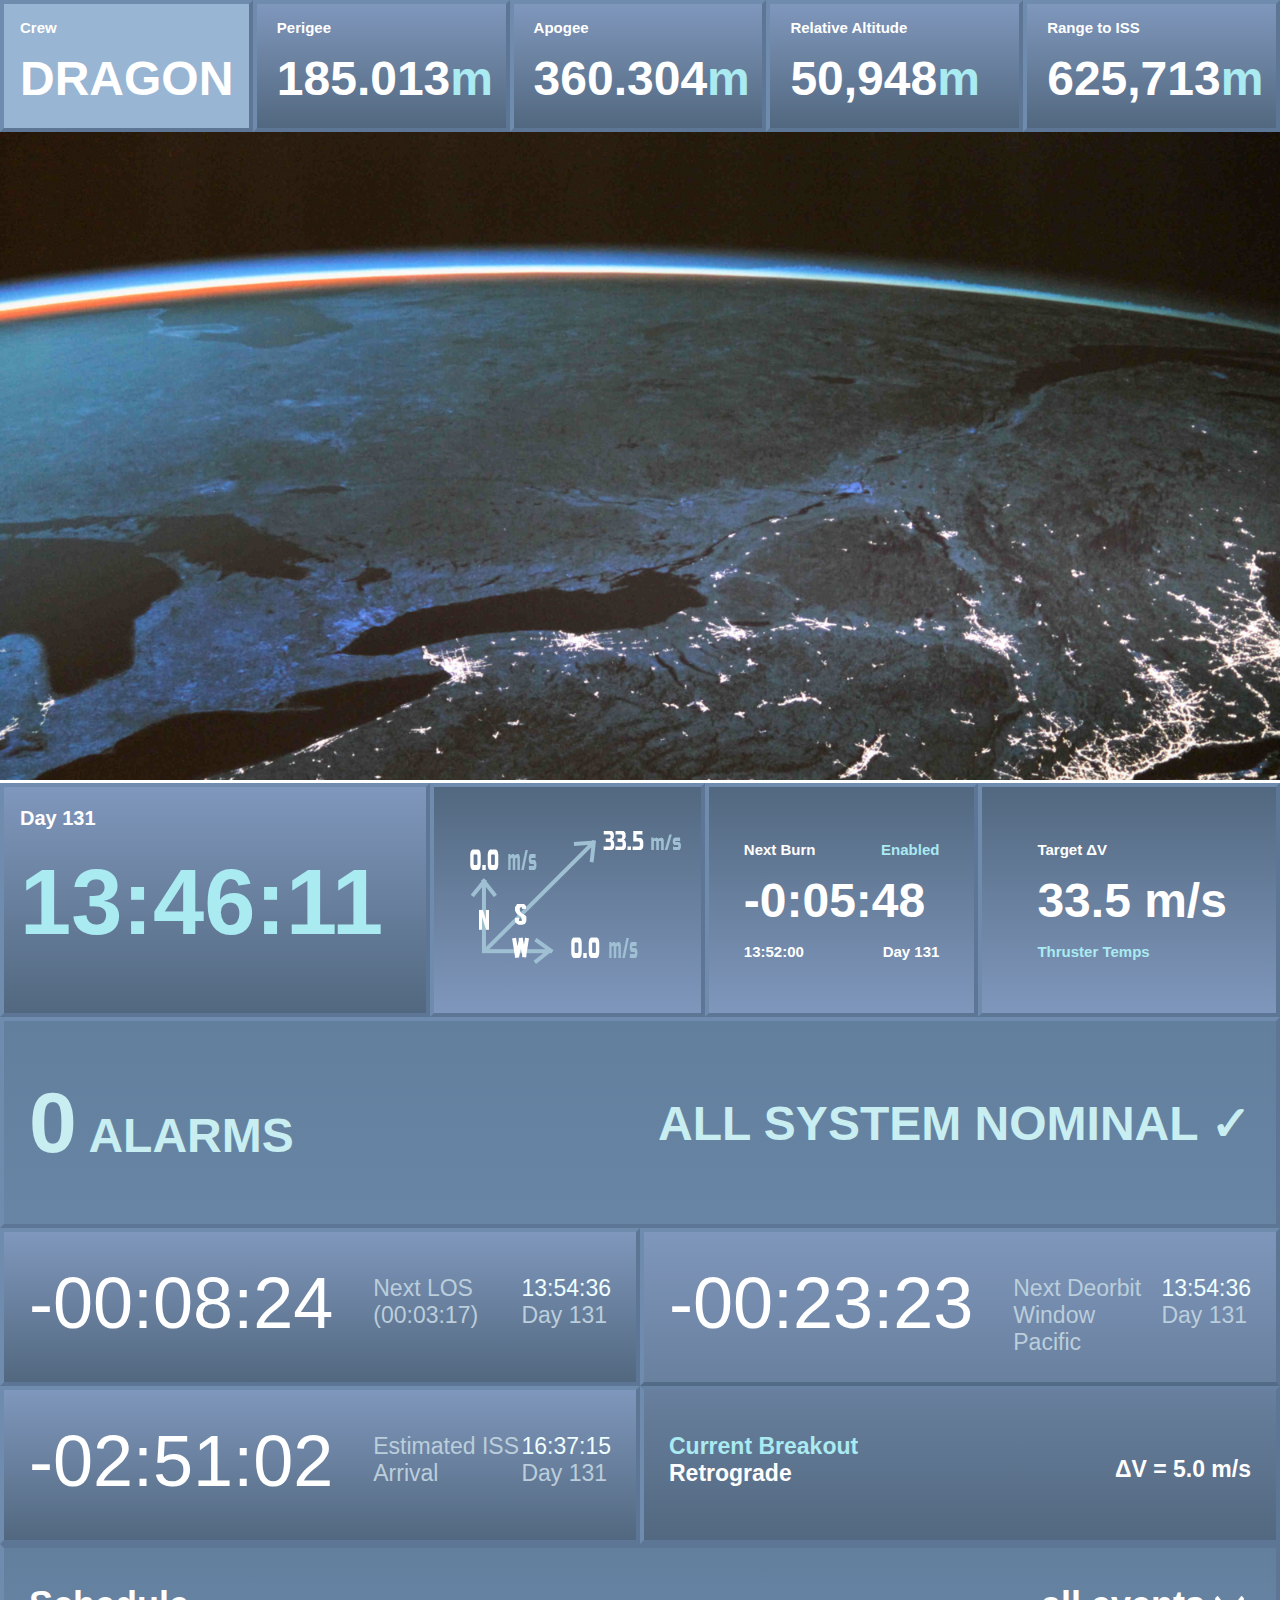
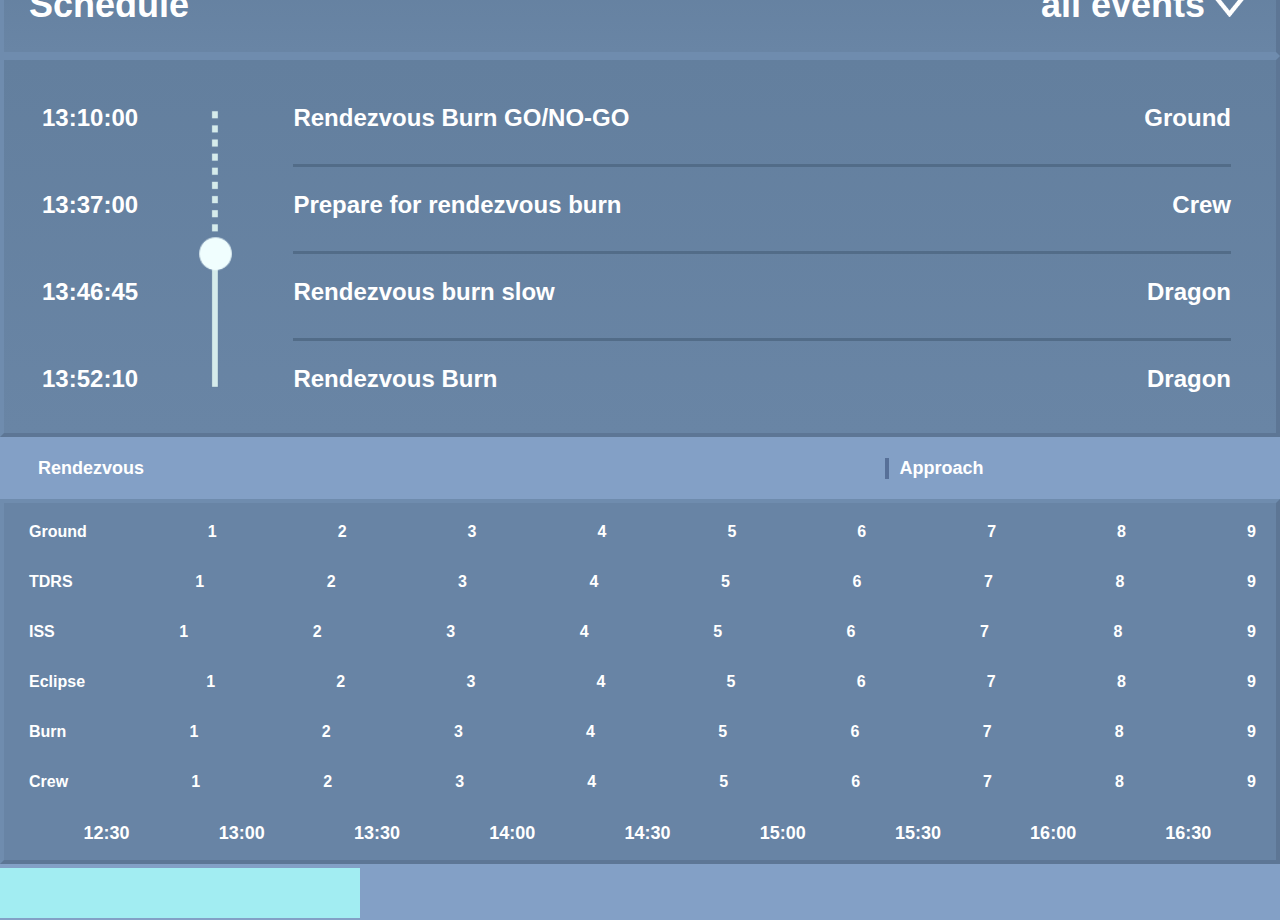
<file: index.html>
<!DOCTYPE html>
<html lang="en">
<head>
	<meta charset="UTF-8">
	<title>Earth</title>
	<link rel="stylesheet" href="css/main.css">
</head>
<body>
	<div class="stats">
		<div class="stat_first">
			<p>Crew</p>
			<p class="big">DRAGON</p>
		</div>
		<div class="stat">
			<p>Perigee</p>
			<p class="big">185.013<span>m</span></p>
		</div>
		<div class="stat">
			<p>Apogee</p>
			<p class="big">360.304<span>m</span></p>
		</div>
		<div class="stat">
			<p>Relative Altitude</p>
			<p class="big">50,948<span>m</span></p>
		</div>
		<div class="stat">
			<p>Range to ISS</p>
			<p class="big">625,713<span>m</span></p>
		</div>
	</div>
	<img src="img/Без-имени-3.jpg" alt="Earth" class="earth">
	<div class="date">
		<div class="day_first">
			<p>Day 131</p>
			<p class="big"><span class="day_span">13:46:11</span></p>
		</div>
		<div class="graph_div">
			<img src="img/graph.png" alt="graph" class="graph">
		</div>
		<div class="day">
			<div class="columns"> 
				<p>Next Burn</p>
				<p><span>Enabled</span></p>
			</div>
			<p class="big">-0:05:48</p>
			<div class="columns">
				<p>13:52:00</p>
				<p>Day 131</p>
			</div>
		</div>
		<div class="day_end">
			<p>Target ΔV</p>
			<p class="big">33.5 m/s</p>
			<p><span>Thruster Temps</span></p>
		</div>
	</div>
	<div>
		<div class="alarms">
		<p><span class="big_alarms">0</span> alarms</p>
		<p class="system">all system nominal ✓</p>
	</div>
	<div class="time">
		<div class="first">
			<div class="first_column">
				<p class="p_alarm">-00:08:24</p>
					<div class="space">
						<p class="secondary_text">Next LOS<br>(00:03:17)</p>
						<p class="secondary_text_1"><span class="white">13:54:36</span><br>Day 131</p>
					</div>	
			</div>
			<div class="first_column">
				<p class="p_alarm">-02:51:02</p>
					<div class="space">			
						<p class="secondary_text">Estimated ISS Arrival</p>
						<p class="secondary_text_1"><span class="white">16:37:15</span><br>Day 131</p>
					</div>	
			</div>
		</div>
		<div class="second">
			<div class="second_column_1">
				<p class="p_alarm">-00:23:23</p>
					<div class="space">
						<p class="secondary_text">Next Deorbit Window<br>Pacific</p>
						<p class="secondary_text_1"><span class="white">13:54:36</span><br>Day 131</p>
					</div>	
			</div>
			<div class="second_column_2">
				<div class="retrograde">
					<p class="retrograde_text"><span>Current Breakout</span></p>
					<p class="retrograde_text">Retrograde</p>
				</div>
				<div class="retrograde">
					 <p>ΔV = 5.0 m/s</p>
				</div>
			</div>	
		</div>
	</div>
	<div class="schedule">
		<p>Schedule</p>
		<div class="events_arrow">
			<p>all events</p>
			<img src="img/стрелка.png" alt="Arrow down" class="arrow">
		</div>
	</div>
	<div class="schedule_info">
		<div class="schedule_time">
			<p class="time_schedule">13:10:00</p>
			<p class="time_schedule">13:37:00</p>
			<p class="time_schedule">13:46:45</p>
			<p class="time_schedule">13:52:10</p>
		</div>
		<img src="img/line.png" alt="line" class="line">
		<div class="rendezvous">
			<div class="rendezvous_table">
				<p>
					Rendezvous Burn GO/NO-GO
				</p>
				<p>
					Ground
				</p>
			</div>
			<div class="rendezvous_table">
				<p>
					Prepare for rendezvous burn
				</p>
				<p>
					Crew
				</p>
			</div>
			<div class="rendezvous_table">
				<p>
					Rendezvous burn slow
				</p>
				<p>
					Dragon
				</p>
			</div>
			<div class="rendezvous_table_end">
				<p>
					Rendezvous Burn
				</p>
				<p>
					Dragon
				</p>
			</div>
		</div>
	</div>
	<div class="rendezvous_approach">
		<p class="rend">Rendezvous</p>
		<p class="approach">Approach</p>
	</div>
	<div class="tb">
		<div class="table">
			<div class="number_1">Ground</div>
			<div class="numder">1</div>
			<div class="numder">2</div>
			<div class="numder">3</div>
			<div class="numder">4</div>
			<div class="numder">5</div>
			<div class="numder">6</div>
			<div class="numder">7</div>
			<div class="numder">8</div>
			<div class="numder">9</div>
  		</div>
  		<div class="table">
			<div class="number_1">TDRS</div>
			<div class="numder">1</div>
			<div class="numder">2</div>
			<div class="numder">3</div>
			<div class="numder">4</div>
			<div class="numder">5</div>
			<div class="numder">6</div>
			<div class="numder">7</div>
			<div class="numder">8</div>
			<div class="numder">9</div>
  		</div>
  		<div class="table">
			<div class="number_1">ISS</div>
			<div class="numder">1</div>
			<div class="numder">2</div>
			<div class="numder">3</div>
			<div class="numder">4</div>
			<div class="numder">5</div>
			<div class="numder">6</div>
			<div class="numder">7</div>
			<div class="numder">8</div>
			<div class="numder">9</div>
  		</div>
  		<div class="table">
			<div class="number_1">Eclipse</div>
			<div class="numder">1</div>
			<div class="numder">2</div>
			<div class="numder">3</div>
			<div class="numder">4</div>
			<div class="numder">5</div>
			<div class="numder">6</div>
			<div class="numder">7</div>
			<div class="numder">8</div>
			<div class="numder">9</div>
  		</div>
  		<div class="table">
			<div class="number_1">Burn</div>
			<div class="numder">1</div>
			<div class="numder">2</div>
			<div class="numder">3</div>
			<div class="numder">4</div>
			<div class="numder">5</div>
			<div class="numder">6</div>
			<div class="numder">7</div>
			<div class="numder">8</div>
			<div class="numder">9</div>
  		</div>
  		<div class="table">
			<div class="number_1">Crew</div>
			<div class="numder">1</div>
			<div class="numder">2</div>
			<div class="numder">3</div>
			<div class="numder">4</div>
			<div class="numder">5</div>
			<div class="numder">6</div>
			<div class="numder">7</div>
			<div class="numder">8</div>
			<div class="numder">9</div>
  		</div>
  		<div class="table_end">
			<div class="numder">12:30</div>
			<div class="numder">13:00</div>
			<div class="numder">13:30</div>
			<div class="numder">14:00</div>
			<div class="numder">14:30</div>
			<div class="numder">15:00</div>
			<div class="numder">15:30</div>
			<div class="numder">16:00</div>
			<div class="numder">16:30</div>
  		</div>
  	</div>
  	<div class="color">
		<div class="blue-color"></div>
	</div>
</body>
</html>
</file>
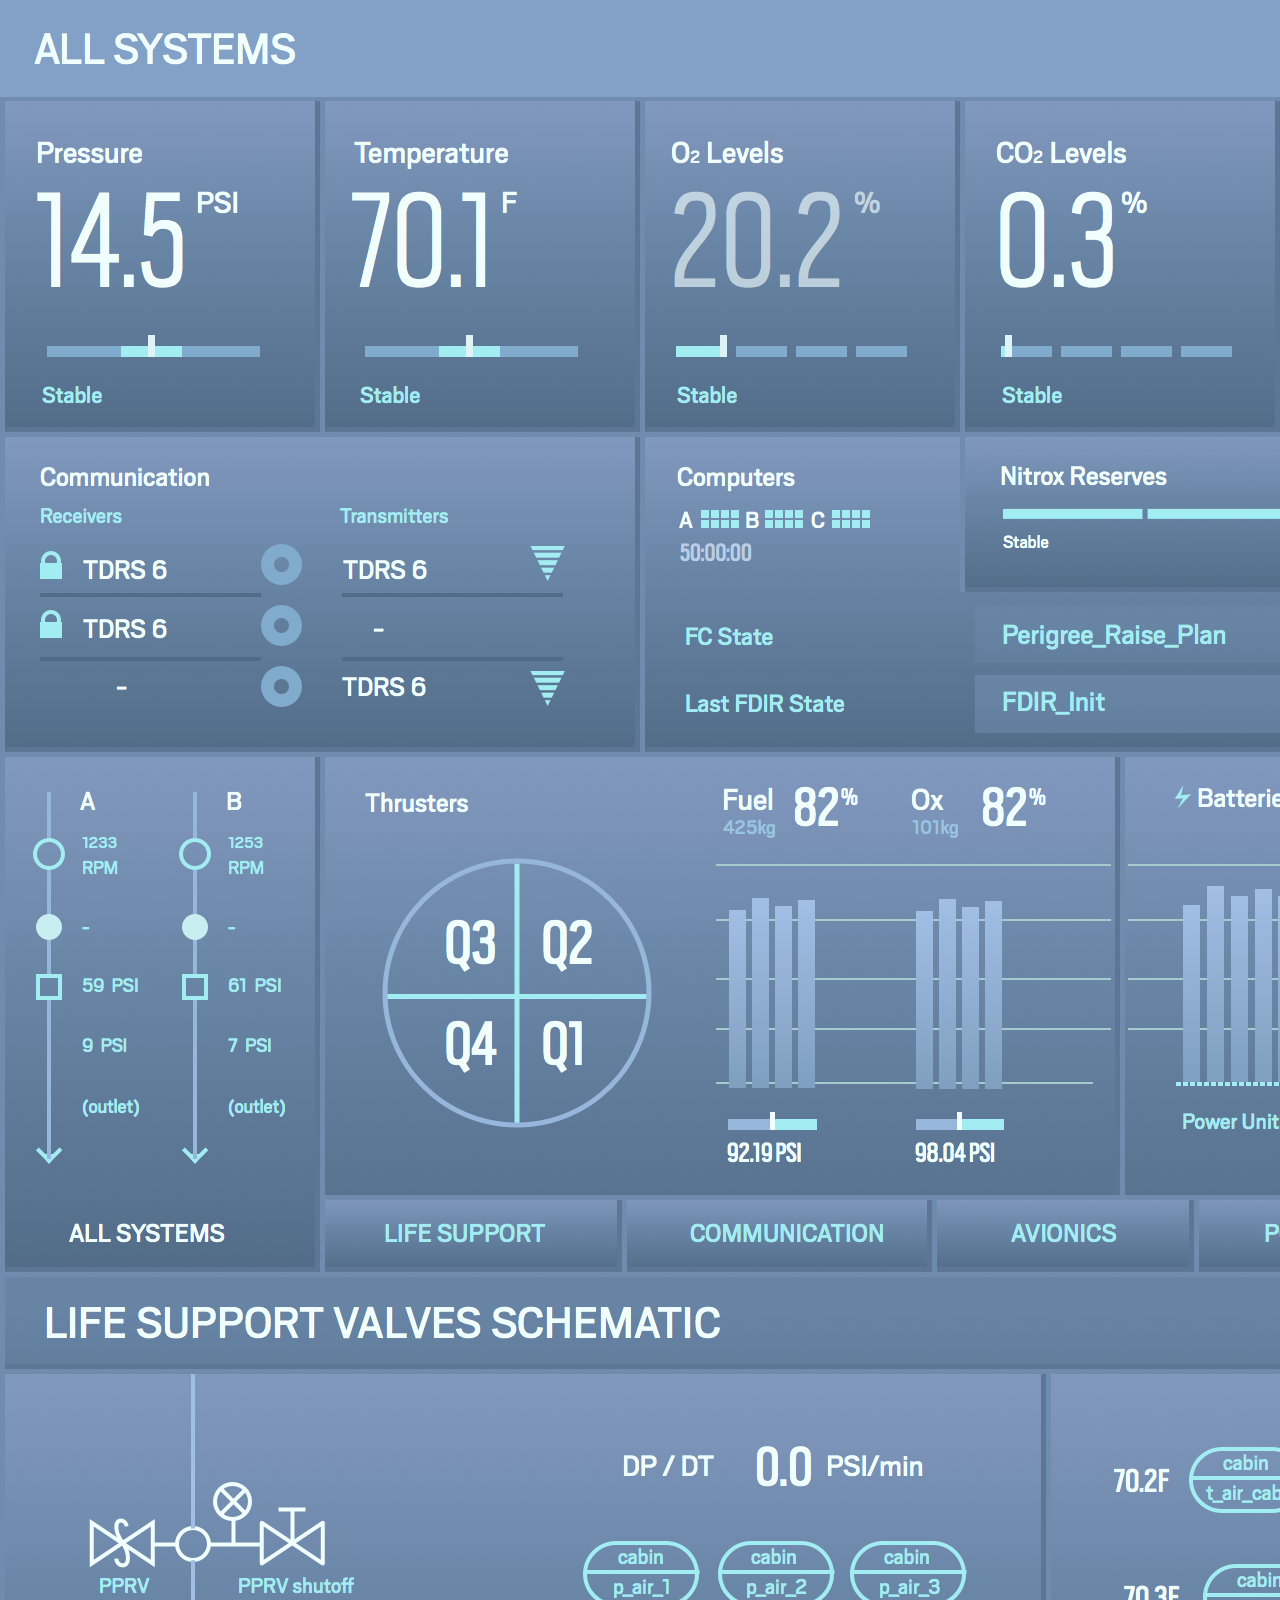
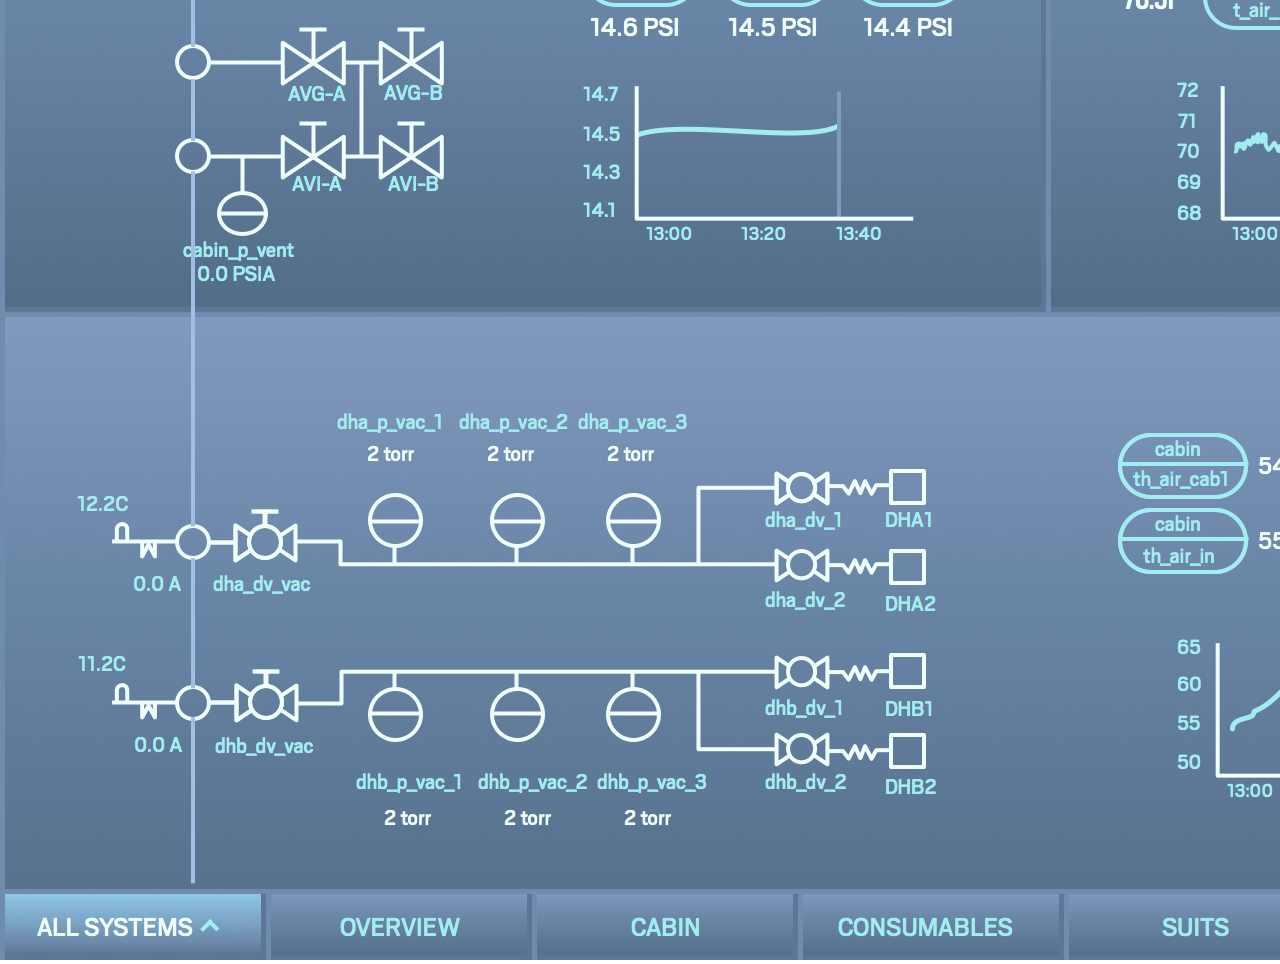
<file: second.html>
<!DOCTYPE html>
<html lang="en">
<head>
	<meta charset="UTF-8">
	<title>Second Screen</title>
	<link rel="stylesheet" href="css/second_sreen.css">
</head>
<body>
	<header>
		<img src="img/second_screen/0.png" alt="">
	</header>
	<section id="indicators" class="indicators"> 
		<div class="container">
			<img src="img/second_screen/1-1.png" alt="">
			<img src="img/second_screen/1-2.png" alt="">
			<img src="img/second_screen/1-3.png" alt="">
			<img src="img/second_screen/1-4.png" alt="">
			<img src="img/second_screen/1-5.png" alt="">
		</div>
	</section>
	<section id="second" class="second">
		<div class="container">
			<img src="img/second_screen/2-1.png" alt="">
			<img src="img/second_screen/2-2.png" alt="">
			<img src="img/second_screen/2-3.png" alt="">
		</div>		
	</section>
	<section id="third" class="third">
		<div class="all">
			<div class="all_system">
				<img src="img/second_screen/3-1.png" alt="">
			</div>
			<div class="blocks">
				<div class="fuel">
					<img src="img/second_screen/3-2.png" alt="">
					<img src="img/second_screen/3-3.png" alt="">
				</div>
				<img src="img/second_screen/3-4.png" alt="">
			</div>
		</div>
	</section>	
	<section id="fourth" class="fourth">
		<img src="img/second_screen/4.png" alt="">
	</section>	
	<section id="fifth" class="fifth">
		<div class="container">
			<img src="img/second_screen/5-1.png" alt="">
			<img src="img/second_screen/5-2.png" alt="">
		</div>
		<div class="diagram">
			<img src="img/second_screen/6.png" alt="">
		</div>
	</section>
	<footer>
		<img src="img/second_screen/7.png" alt="">
	</footer>
</body>
</html>
</file>
<file: css/main.css>
body{
	font-family: 'OpenSans', sans-serif;
	font-size: 15px;
	font-weight: bold;
	color: #ffffff;
	margin: 0;
}
.stats{
	display: flex;
	justify-content: space-between;
	height: 132px;
}
.stat_first{
	width: 20%;
	flex-grow: 1;
	background: #98b5d3;
	border: 4px solid;
	border-top-color: #6f8cae;
	border-left-color: #6f8cae;
	border-right-color: #5d7695;
	border-bottom-color: #5d7695;
	padding-left: 16px;
}
.stat{
	width: 20%;
	flex-grow: 1;
	background: rgb(127,151,188);
	background: -moz-linear-gradient(180deg, rgba(127,151,188,1) 0%, rgba(82,104,128,1) 100%);
	background: -webkit-linear-gradient(180deg, rgba(127,151,188,1) 0%, rgba(82,104,128,1) 100%);
	background: linear-gradient(180deg, rgba(127,151,188,1) 0%, rgba(82,104,128,1) 100%);
	filter: progid:DXImageTransform.Microsoft.gradient(startColorstr="#7f97bc",endColorstr="#526880",GradientType=1);
	border: 4px solid;
	border-top-color: #6f8cae;
	border-left-color: #6f8cae;
	border-right-color: #5d7695;
	border-bottom-color: #5d7695;
	padding-left: 20px;
}
span{
	color: #aaeaf1;
}
.big{
	font-size: 48px;
	margin: 0;
}
.earth{
	width: 100%;
}
.date{
	display: flex;
	justify-content: space-between;
	height: 234px;

}
.day_first{
	flex-grow: 3;
	background: rgb(127,151,188);
	background: -moz-linear-gradient(180deg, rgba(127,151,188,1) 0%, rgba(82,104,128,1) 100%);
	background: -webkit-linear-gradient(180deg, rgba(127,151,188,1) 0%, rgba(82,104,128,1) 100%);
	background: linear-gradient(180deg, rgba(127,151,188,1) 0%, rgba(82,104,128,1) 100%);
	filter: progid:DXImageTransform.Microsoft.gradient(startColorstr="#7f97bc",endColorstr="#526880",GradientType=1);
	border: 4px solid;
	border-top-color: #6f8cae;
	border-left-color: #6f8cae;
	border-right-color: #5d7695;
	border-bottom-color: #5d7695;
	padding-left: 16px;
	font-size: 20px;
}
.day_span{
	font-size: 92px;
}
.day{
	flex-grow: 1;
	background: rgb(127,151,188);
	background: -moz-linear-gradient(0deg, rgba(127,151,188,1) 0%, rgba(82,104,128,1) 100%);
	background: -webkit-linear-gradient(0deg, rgba(127,151,188,1) 0%, rgba(82,104,128,1) 100%);
	background: linear-gradient(0deg, rgba(127,151,188,1) 0%, rgba(82,104,128,1) 100%);
	filter: progid:DXImageTransform.Microsoft.gradient(startColorstr="#7f97bc",endColorstr="#526880",GradientType=1);
	border: 4px solid;
	border-top-color: #6f8cae;
	border-left-color: #6f8cae;
	border-right-color: #5d7695;
	border-bottom-color: #5d7695;
	padding-left: 35px;
	padding-top: 39px;
	padding-right: 35px;
}
.day_end{
	flex-grow: 1;
	background: rgb(127,151,188);
	background: -moz-linear-gradient(0deg, rgba(127,151,188,1) 0%, rgba(82,104,128,1) 100%);
	background: -webkit-linear-gradient(0deg, rgba(127,151,188,1) 0%, rgba(82,104,128,1) 100%);
	background: linear-gradient(0deg, rgba(127,151,188,1) 0%, rgba(82,104,128,1) 100%);
	filter: progid:DXImageTransform.Microsoft.gradient(startColorstr="#7f97bc",endColorstr="#526880",GradientType=1);
	border: 4px solid;
	border-top-color: #6f8cae;
	border-left-color: #6f8cae;
	border-right-color: #5d7695;
	border-bottom-color: #5d7695;
	padding-left: 55px;
	padding-top: 39px;
	padding-right: 35px;
}
.graph_div{
	flex-grow: 1;
	background: rgb(127,151,188);
	background: -moz-linear-gradient(0deg, rgba(127,151,188,1) 0%, rgba(82,104,128,1) 100%);
	background: -webkit-linear-gradient(0deg, rgba(127,151,188,1) 0%, rgba(82,104,128,1) 100%);
	background: linear-gradient(0deg, rgba(127,151,188,1) 0%, rgba(82,104,128,1) 100%);
	filter: progid:DXImageTransform.Microsoft.gradient(startColorstr="#7f97bc",endColorstr="#526880",GradientType=1);
	border: 4px solid;
	border-top-color: #6f8cae;
	border-left-color: #6f8cae;
	border-right-color: #5d7695;
	border-bottom-color: #5d7695;
	display: flex;
	align-items: center;
	justify-content: center;
	padding-left: 25px;
}
.columns{
	display: flex;
	justify-content: space-between;
}
.alarms{
	display: flex;
	justify-content: space-between;
	height: 203px;
	text-transform: uppercase;
	background: rgb(105,133,165);
	background: -moz-linear-gradient(0deg, rgba(105,133,165,1) 0%, rgba(99,127,158,1) 100%);
	background: -webkit-linear-gradient(0deg, rgba(105,133,165,1) 0%, rgba(99,127,158,1) 100%);
	background: linear-gradient(0deg, rgba(105,133,165,1) 0%, rgba(99,127,158,1) 100%);
	filter: progid:DXImageTransform.Microsoft.gradient(startColorstr="#6985a5",endColorstr="#637f9e",GradientType=1);
	font-size: 48px;
	border: 4px solid;
	border-top-color: #6f8cae;
	border-left-color: #6f8cae;
	border-right-color: #5d7695;
	border-bottom-color: #5d7695;
	color: #c8eef1;
	padding-left: 25px;
	padding-right: 25px;
	align-items: center;
}
.big_alarms{
	font-size: 86px;
	color: #c8eef1
}
.system{
	margin-bottom: 48px;
}
.first_column{
	height: 150px;
	background: rgb(127,151,188);
	background: -moz-linear-gradient(180deg, rgba(127,151,188,1) 0%, rgba(82,104,128,1) 100%);
	background: -webkit-linear-gradient(180deg, rgba(127,151,188,1) 0%, rgba(82,104,128,1) 100%);
	background: linear-gradient(180deg, rgba(127,151,188,1) 0%, rgba(82,104,128,1) 100%);
	filter: progid:DXImageTransform.Microsoft.gradient(startColorstr="#7f97bc",endColorstr="#526880",GradientType=1);
	border: 4px solid;
	border-top-color: #6f8cae;
	border-left-color: #6f8cae;
	border-right-color: #5d7695;
	border-bottom-color: #5d7695;
	padding-left: 25px;
	font-size: 72px;
	display: flex;
	font-weight: normal;
}
.space{
	display: flex;
	justify-content: space-between;
	width: 450px;
}
.p_alarm{
	margin: 0;
	padding-top: 30px;
}
.secondary_text{
	margin: 0;
	font-size: 23px;
	padding-left: 40px;
	padding-top: 43px;
	color: #bbcedb;
}
.secondary_text_1{
	margin: 0;
	font-size: 23px;
	padding-top: 43px;
	color: #bbcedb;
	padding-right: 25px;
}
.white{
	color: #effefe;
}
.second{
	background: rgb(127,151,188);
	background: -moz-linear-gradient(180deg, rgba(127,151,188,1) 0%, rgba(82,104,128,1) 100%);
	background: -webkit-linear-gradient(180deg, rgba(127,151,188,1) 0%, rgba(82,104,128,1) 100%);
	background: linear-gradient(180deg, rgba(127,151,188,1) 0%, rgba(82,104,128,1) 100%);
	filter: progid:DXImageTransform.Microsoft.gradient(startColorstr="#7f97bc",endColorstr="#526880",GradientType=1);
}
.second_column_1{
	height: 150px;
	padding-left: 16px;
	border: 4px solid;
	border-top-color: #6f8cae;
	border-left-color: #6f8cae;
	border-right-color: #5d7695;
	border-bottom-color: #526c88;
	display: flex;
	padding-left: 25px;
	font-size: 72px;
	font-weight: normal;
}
.second_column_2{
	height: 150px;
	border: 4px solid;
	border-top-color: #6782a2;
	border-left-color: #6f8cae;
	border-right-color: #5d7695;
	border-bottom-color: #5d7695;
	display: flex;
	justify-content: space-between;
	margin: 0;
}
.retrograde{
	margin: 0;
	font-size: 23px;
	padding-top: 43px;
	padding-right: 25px;
	padding-left: 25px;
}
.retrograde_text{
	margin: 0;
}
.first{
	width: 50%;
}
.second{
	width: 50%;
}
.time{
	display: flex;
}
.schedule{
	display: flex;
	justify-content: space-between;
	height: 104px;
	background: rgb(105,133,165);
	background: -moz-linear-gradient(0deg, rgba(105,133,165,1) 0%, rgba(99,127,158,1) 100%);
	background: -webkit-linear-gradient(0deg, rgba(105,133,165,1) 0%, rgba(99,127,158,1) 100%);
	background: linear-gradient(0deg, rgba(105,133,165,1) 0%, rgba(99,127,158,1) 100%);
	filter: progid:DXImageTransform.Microsoft.gradient(startColorstr="#6985a5",endColorstr="#637f9e",GradientType=1);
	font-size: 36px;
	border: 4px solid;
	border-top-color: #5d7695;
	border-left-color: #6f8cae;
	border-right-color: #5d7695;
	border-bottom-color: #6f8cae;
	padding-left: 25px;
	padding-right: 25px;
}
.arrow{
	height: 20%;
	width: 14%;
	padding-top: 48px;
	padding-left: 10px;
}
.events_arrow{
	display: flex;
	width: 210px;
}
.schedule_info{
	background: rgb(105,133,165);
	background: -moz-linear-gradient(0deg, rgba(105,133,165,1) 0%, rgba(99,127,158,1) 100%);
	background: -webkit-linear-gradient(0deg, rgba(105,133,165,1) 0%, rgba(99,127,158,1) 100%);
	background: linear-gradient(0deg, rgba(105,133,165,1) 0%, rgba(99,127,158,1) 100%);
	filter: progid:DXImageTransform.Microsoft.gradient(startColorstr="#6985a5",endColorstr="#637f9e",GradientType=1);
	border: 4px solid;
	border-top-color: #6f8cae;
	border-left-color: #6f8cae;
	border-right-color: #5d7695;
	border-bottom-color: #5d7695;
	padding-top: 20px;
	padding-bottom: 45px;
	padding-left: 38px;
	display: flex;
	height: 308px;
}
.schedule_time{
	height: 308px;
	font-size: 24px;
}
.time_schedule{
	padding-bottom: 35px;
}
.line{
	padding-left: 60px;
	padding-top: 30px;
}
.rendezvous{
	padding-left: 60px;
	padding-right: 45px;
	font-size: 24px;
	width: 100%;
}
.rendezvous_table{
	display: flex;
	justify-content: space-between;
	padding-bottom: 8px;
	border-bottom: 3px solid #526c88;
}
.rendezvous_table_end{
	display: flex;
	justify-content: space-between;
	padding-bottom: 8px;
}
.rendezvous_approach{
	background: #83a0c6;
	display: flex;
	justify-content: space-between;
	padding-left: 38px;
	font-size: 18px;
	height: 62px;
	align-items: center;
}
.rend{
	flex-grow: 5;
	border-right: 4px solid #577098;
}
.approach{
	flex-grow: 2;
	padding-left: 10px;
}
.tb{
	border: 4px solid;
	border-top-color: #6f8cae;
	border-left-color: #6f8cae;
	border-right-color: #5d7695;
	border-bottom-color: #5d7695;
	height: 357px;
	background: #6884a5;
}
.table{
	display: flex;
	justify-content: space-between;
	padding-top: 20px;
	padding-right: 20px;
	padding-left: 25px;
	font-size: 16px;
	padding-bottom: 12px;
}
.numder_1{
	width: 150px;
}
.number{
	border-right: 2px solid #577098;
	border-bottom: 2px solid #577098;
}
.table_end{
	display: flex;
	justify-content: space-around;
	padding-top: 20px;
	padding-right: 20px;
	padding-left: 35px;
	font-size: 18px;
	padding-bottom: 19px;
}
.color{
	background: #83a0c6;
	border-top: 4px solid #83a0c6;
	border-bottom: 2px solid #83a0c6;
}
.blue-color{
	width:360px;
	height: 50px;
	background: #a2edf2;
}
</file>
<file: css/second_sreen.css>
body{
	margin: 0;
	width: 1600px;
}
header{
	height: 97px;
}
.container{
	display: flex;
}
.third{
	display: flex;
}
.fuel{
	display: flex;
	height: 443px;
}
.all{
	display: flex;
	height: 520px;
}
.fourth{
	height: 97px;
}
.diagram{
	height: 577px;
}
</file>
